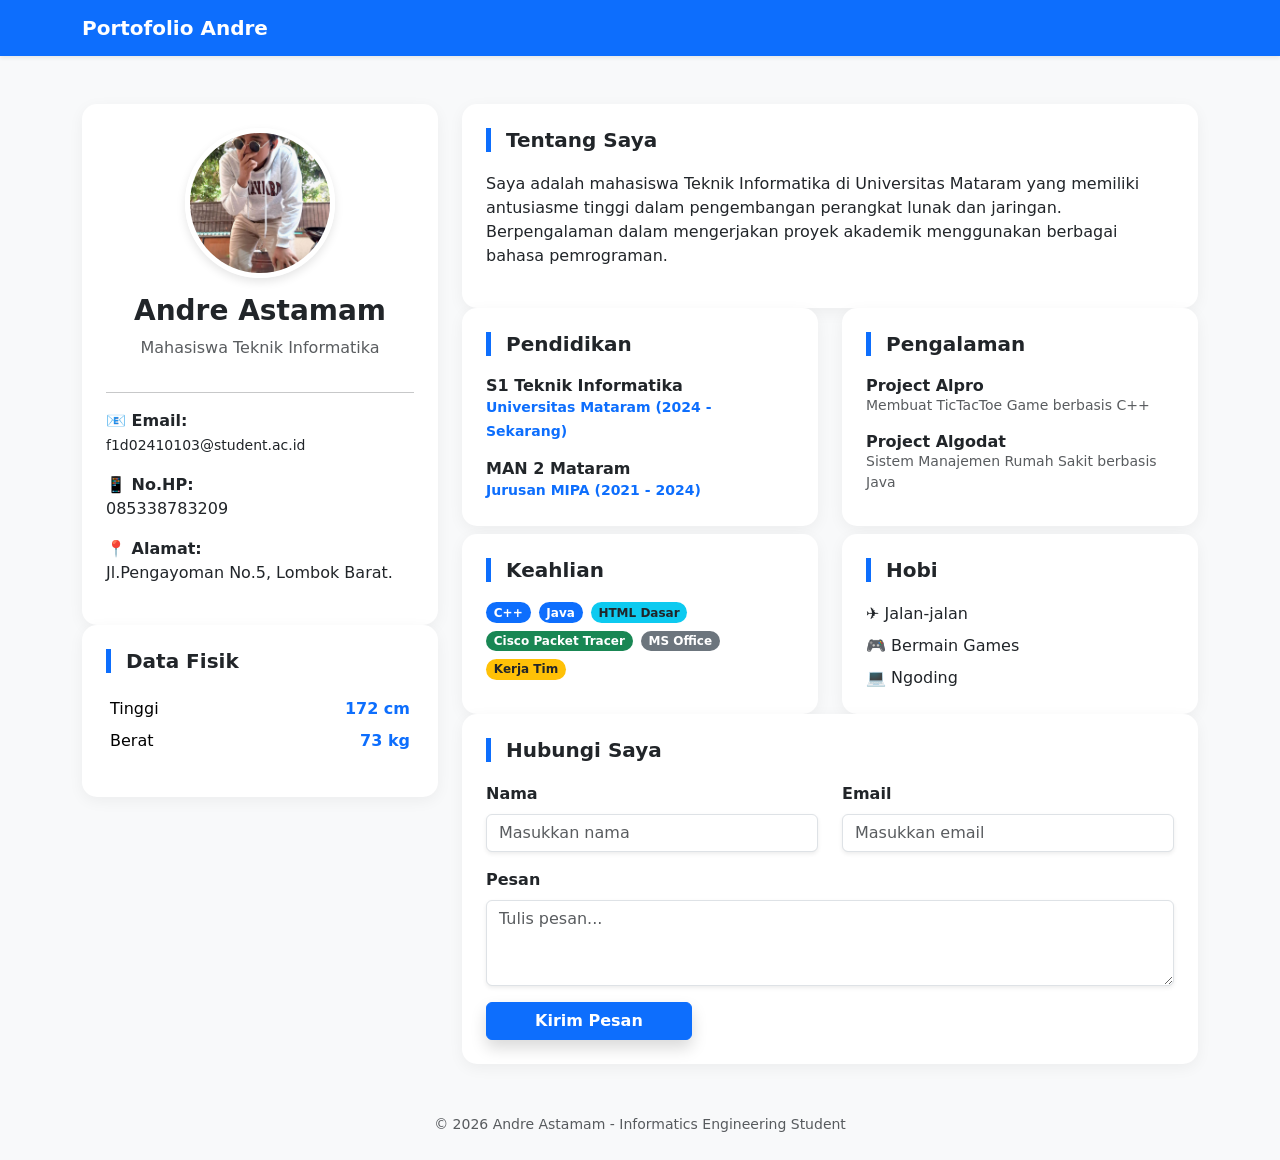
<file: index.html>
<!DOCTYPE html>
<html lang="id">
<head>
    <meta charset="UTF-8">
    <meta name="viewport" content="width=device-width, initial-scale=1.0">
    <title>Portofolio | Andre Astamam</title>
    
    <link href="https://cdn.jsdelivr.net/npm/bootstrap@5.3.0/dist/css/bootstrap.min.css" rel="stylesheet">
    
    <link rel="stylesheet" href="assets/css/style.css">
  
</head>
<body>

    <nav class="navbar navbar-expand-lg navbar-dark bg-primary mb-5 shadow-sm">
        <div class="container">
            <a class="navbar-brand fw-bold" href="#">Portofolio Andre</a>
        </div>
    </nav>

    <div class="container animate-in"> <div class="row">
            <div class="col-md-4">
                <div class="card text-center p-4">
                    <img src="assets/image/image.png" alt="Foto Profil Andre" class="profile-img rounded-circle mx-auto mb-3">
                    <h3 class="fw-bold">Andre Astamam</h3>
                    <p class="text-muted">Mahasiswa Teknik Informatika</p>
                    <hr>
                    <div class="text-start">
                        <p><strong>📧 Email:</strong> <br> <small>f1d02410103@student.ac.id</small></p>
                        <p><strong>📱 No.HP:</strong> <br> 085338783209</p>
                        <p><strong>📍 Alamat:</strong> <br> Jl.Pengayoman No.5, Lombok Barat.</p>
                    </div>
                </div>

                <div class="card p-4">
                    <h5 class="section-title">Data Fisik</h5>
                    <table class="table table-sm table-borderless">
                        <tr>
                            <td>Tinggi</td>
                            <td class="text-end fw-bold text-primary">172 cm</td>
                        </tr>
                        <tr>
                            <td>Berat</td>
                            <td class="text-end fw-bold text-primary">73 kg</td>
                        </tr>
                    </table>
                </div>
            </div>

            <div class="col-md-8">
                <div class="card p-4">
                    <h5 class="section-title">Tentang Saya</h5>
                    <p>Saya adalah mahasiswa Teknik Informatika di Universitas Mataram yang memiliki antusiasme tinggi dalam pengembangan perangkat lunak dan jaringan. Berpengalaman dalam mengerjakan proyek akademik menggunakan berbagai bahasa pemrograman.</p>
                </div>

                <div class="row">
                    <div class="col-md-6">
                        <div class="card p-4 h-100">
                            <h5 class="section-title">Pendidikan</h5>
                            <div class="mb-3">
                                <h6 class="fw-bold mb-0">S1 Teknik Informatika</h6>
                                <small class="text-primary fw-bold">Universitas Mataram (2024 - Sekarang)</small>
                            </div>
                            <div>
                                <h6 class="fw-bold mb-0">MAN 2 Mataram</h6>
                                <small class="text-primary fw-bold">Jurusan MIPA (2021 - 2024)</small>
                            </div>
                        </div>
                    </div>
                    <div class="col-md-6">
                        <div class="card p-4 h-100">
                            <h5 class="section-title">Pengalaman</h5>
                            <div class="mb-3">
                                <h6 class="fw-bold mb-0">Project Alpro</h6>
                                <p class="small text-muted mb-0">Membuat TicTacToe Game berbasis C++</p>
                            </div>
                            <div>
                                <h6 class="fw-bold mb-0">Project Algodat</h6>
                                <p class="small text-muted mb-0">Sistem Manajemen Rumah Sakit berbasis Java</p>
                            </div>
                        </div>
                    </div>
                </div>

                <div class="row mt-2">
                    <div class="col-md-6">
                        <div class="card p-4 h-100">
                            <h5 class="section-title">Keahlian</h5>
                            <div class="d-flex flex-wrap gap-2">
                                <span class="badge rounded-pill bg-primary">C++</span>
                                <span class="badge rounded-pill bg-primary">Java</span>
                                <span class="badge rounded-pill bg-info text-dark">HTML Dasar</span>
                                <span class="badge rounded-pill bg-success">Cisco Packet Tracer</span>
                                <span class="badge rounded-pill bg-secondary">MS Office</span>
                                <span class="badge rounded-pill bg-warning text-dark">Kerja Tim</span>
                            </div>
                        </div>
                    </div>
                    <div class="col-md-6">
                        <div class="card p-4 h-100">
                            <h5 class="section-title">Hobi</h5>
                            <ul class="list-unstyled mb-0">
                                <li class="mb-2">✈️ Jalan-jalan</li>
                                <li class="mb-2">🎮 Bermain Games</li>
                                <li>💻 Ngoding</li>
                            </ul>
                        </div>
                    </div>
                </div>

                <div class="card p-4">
                    <h5 class="section-title">Hubungi Saya</h5>
                    <form>
                        <div class="row">
                            <div class="col-md-6 mb-3">
                                <label class="form-label fw-semibold">Nama</label>
                                <input type="text" class="form-control shadow-sm" placeholder="Masukkan nama">
                            </div>
                            <div class="col-md-6 mb-3">
                                <label class="form-label fw-semibold">Email</label>
                                <input type="email" class="form-control shadow-sm" placeholder="Masukkan email">
                            </div>
                        </div>
                        <div class="mb-3">
                            <label class="form-label fw-semibold">Pesan</label>
                            <textarea class="form-control shadow-sm" rows="3" placeholder="Tulis pesan..."></textarea>
                        </div>
                        <button type="submit" class="btn btn-primary px-5 shadow fw-bold">Kirim Pesan</button>
                    </form>
                </div>
            </div>
        </div>
    </div>

    <footer class="text-center py-4 text-muted mt-4">
        <small>&copy; 2026 Andre Astamam - Informatics Engineering Student</small>
    </footer>

    <script src="https://cdn.jsdelivr.net/npm/bootstrap@5.3.0/dist/js/bootstrap.bundle.min.js"></script>
</body>
</html>
</file>
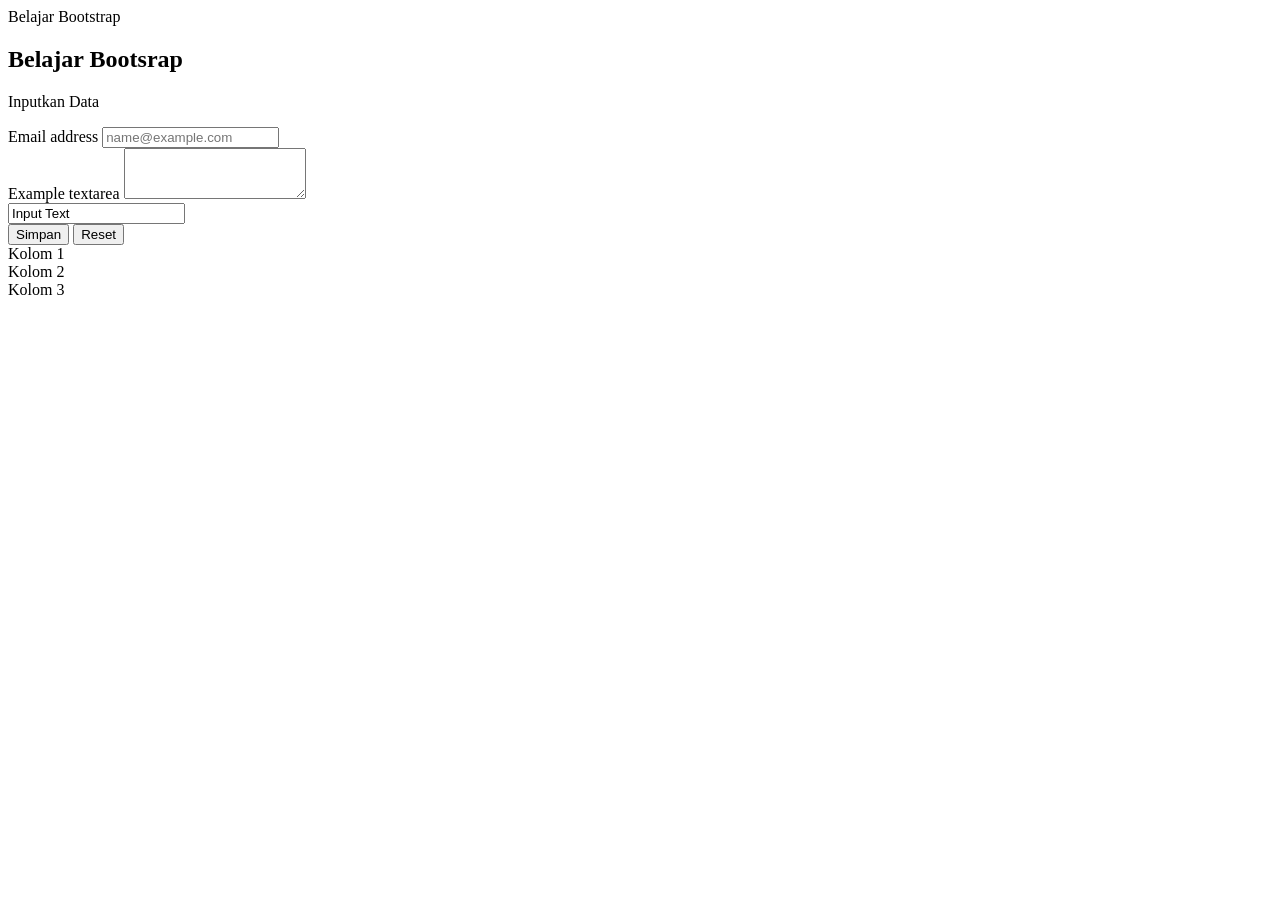
<file: assets/css/index.html>
<!DOCTYPE html>
<html lang="en">
    <head>
        <meta charset="UTF-8">
        <meta name ="viewport" content="width = device-width, initial-">
        <link rel="stylesheet"> <link href="bootstrap-grid.css">
        <tittle>Belajar Bootstrap</tittle>
    </head>
    <body>
        <h2>Belajar Bootsrap</h2>
        <p>Inputkan Data</p>
        <div class="mb-3">
        <label for="exampleFormControlInput1" class="form-label">Email address</label>
        <input type="email" class="form-control" id="exampleFormControlInput1" placeholder="name@example.com">
        </div>
        <div class="mb-3">
        <label for="exampleFormControlTextarea1" class="form-label">Example textarea</label>
        <textarea class="form-control" id="exampleFormControlTextarea1" rows="3"></textarea>
        </div>
        <input type ="text"value="Input Text"><br>
        <input type ="button"value="Simpan">
        <input type ="button"value="Reset">
        <div class = "container">
            <div class="row">
                <div class="cold-md-4">Kolom 1</div>
                <div class="cold-md-4">Kolom 2</div>
                <div class="cold-md-4">Kolom 3</div>
            </div>
        </div>

        
    </body>
</html>
</file>
<file: assets/css/style.css>
body {
    background-color: #f8f9fa;
}

.card {
    border: none;
    border-radius: 15px;
    box-shadow: 0px 4px 15px rgba(0,0,0,0.05);
    transition: all 0.3s ease-in-out;
}

.card:hover {
    transform: translateY(-10px);
    box-shadow: 0px 12px 30px rgba(0,0,0,0.15);
}

.profile-img {
    width: 150px;
    height: 150px;
    object-fit: cover;
    border: 5px solid #fff;
    box-shadow: 0px 4px 10px rgba(0,0,0,0.1);
    transition: transform 0.5s ease;
}

.profile-img:hover {
    transform: scale(1.1) rotate(5deg);
}

.section-title {
    border-left: 5px solid #0d6efd;
    padding-left: 15px;
    margin-bottom: 20px;
    font-weight: bold;
}

.badge:hover {
    transform: scale(1.2);
    filter: brightness(1.1);
}
</file>
